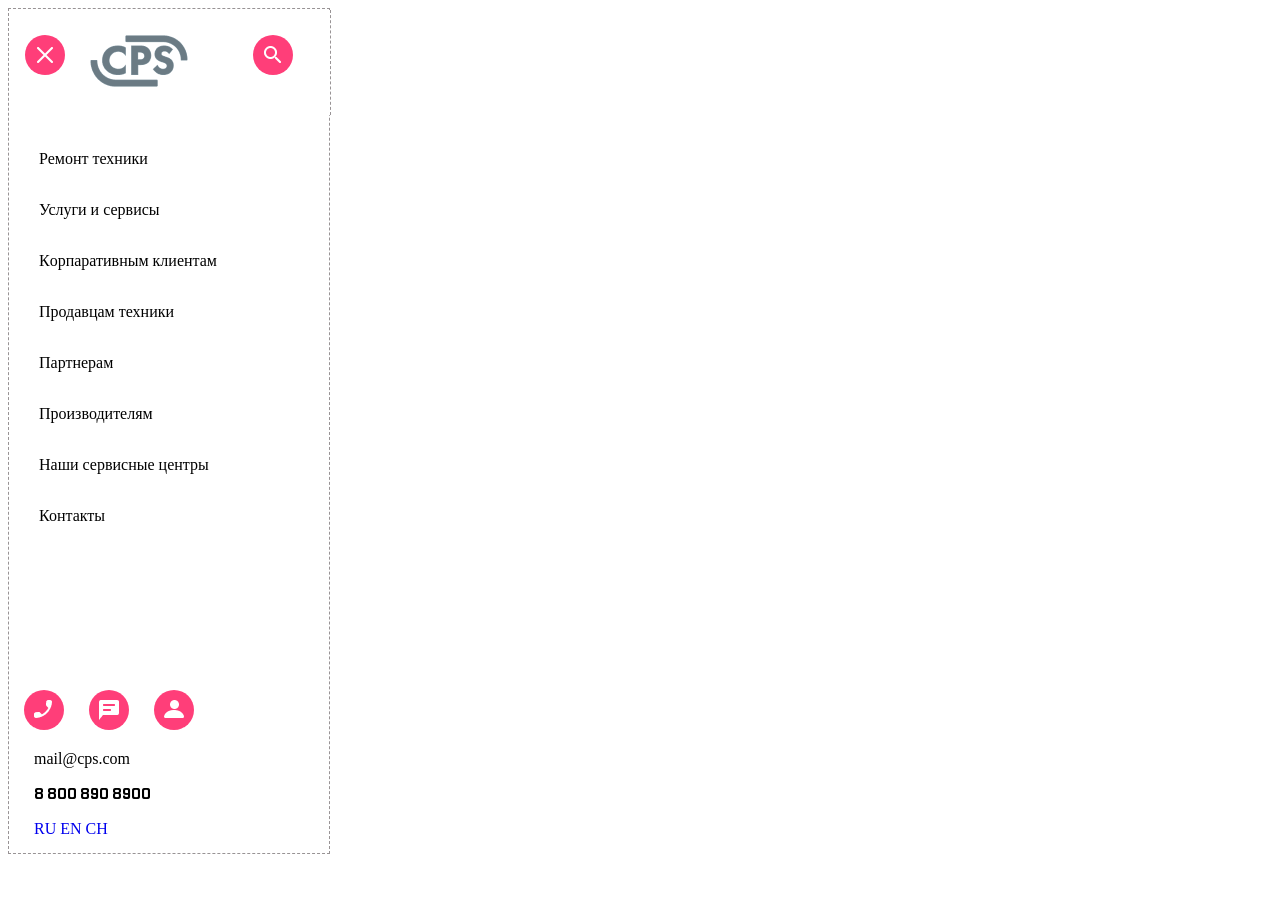
<file: index.html>
<!DOCTYPE html>
<html lang="en">
<head>
    <meta charset="UTF-8">
    <meta name="viewport" content="width=device-width, initial-scale=1.0">
    <link rel="stylesheet" href="./css/aside_style.css">
    <title>Aside_menu</title>
</head>
<body class="border">
    <main class="main">

        <nav class="nav">
            <ul class="nav__ul">
                <li class="nav__li border"><a href="#" class="nav__a close"><img  class="nav__img hidden" src="./img/menu_logo/icon_x.png" alt=""></a></li>
                <li class="nav__li border"><a href="#" class="nav__a logo"> <img  class="nav__img hidden" alt=""></a></li>
                <li class="nav__li border"><a href="#" class="nav__a search"><img class="nav__img hidden" src="./img/menu_logo/icon_search.png" alt=""></a></li>
            </ul>
        </nav>    
        <div class="menu">
            <ul class="menu__ul">
                <li class="menu__ul__li border"><a href="#" class="menu-ul__a">Ремонт техники</a></li>
                <li class="menu__ul__li border"><a href="#" class="menu-ul__a">Услуги и сервисы</a></li>
                <li class="menu__ul__li border"><a href="#" class="menu-ul__a">Кoрпаративным клиентам</a></li>
                <li class="menu__ul__li border"><a href="#" class="menu-ul__a">Продавцам техники</a></li>
                <li class="menu__ul__li border"><a href="#" class="menu-ul__a">Партнерам</a></li>
                <li class="menu__ul__li border"><a href="#" class="menu-ul__a">Производителям</a></li>
                <li class="menu__ul__li border"><a href="#" class="menu-ul__a">Hаши сервисные центры</a></li>
                <li class="menu__ul__li border"><a href="#" class="menu-ul__a">Контакты</a></li>
            </ul>
        </div>
        <div class="none-div"></div>
        <section class="other-menu">
            <div class="menu-div">
                <a href="#" class="menu-div__a phone"><img class="menu-div__img" src="./img/menu_logo/icon_phone.png" alt=""></a>
                <a href="#" class="menu-div__a message"><img class="menu-div__img" src="./img/menu_logo/icon_message.png" alt=""></a>
                <a href="#" class="menu-div__a people"><img class="menu-div__img" src="./img/menu_logo/icon_people.png" alt=""></a>
            </div>
            <div class="div-menu mail">
                <span class="div-menu__span"><a href="mailto:mail@cps.com" class="span__email">mail@cps.com</a></span>
            </div>
            <div class="div-menu span__phone">
                <span class="div-menu__span"><a href="tel:+78008908900" class="span__phone">8 800 890 8900</a></span>
            </div>
            <div class="div-menu lang">
                <span class="div-menu__span">
                <a href="#" class="div-lang__a">RU</a>
                <a href="#" class="div-lang__a">EN</a>
                <a href="#" class="div-lang__a">CH</a>
                </span>
            </div>
        </section>
    </main>
</body>
</html>
</file>
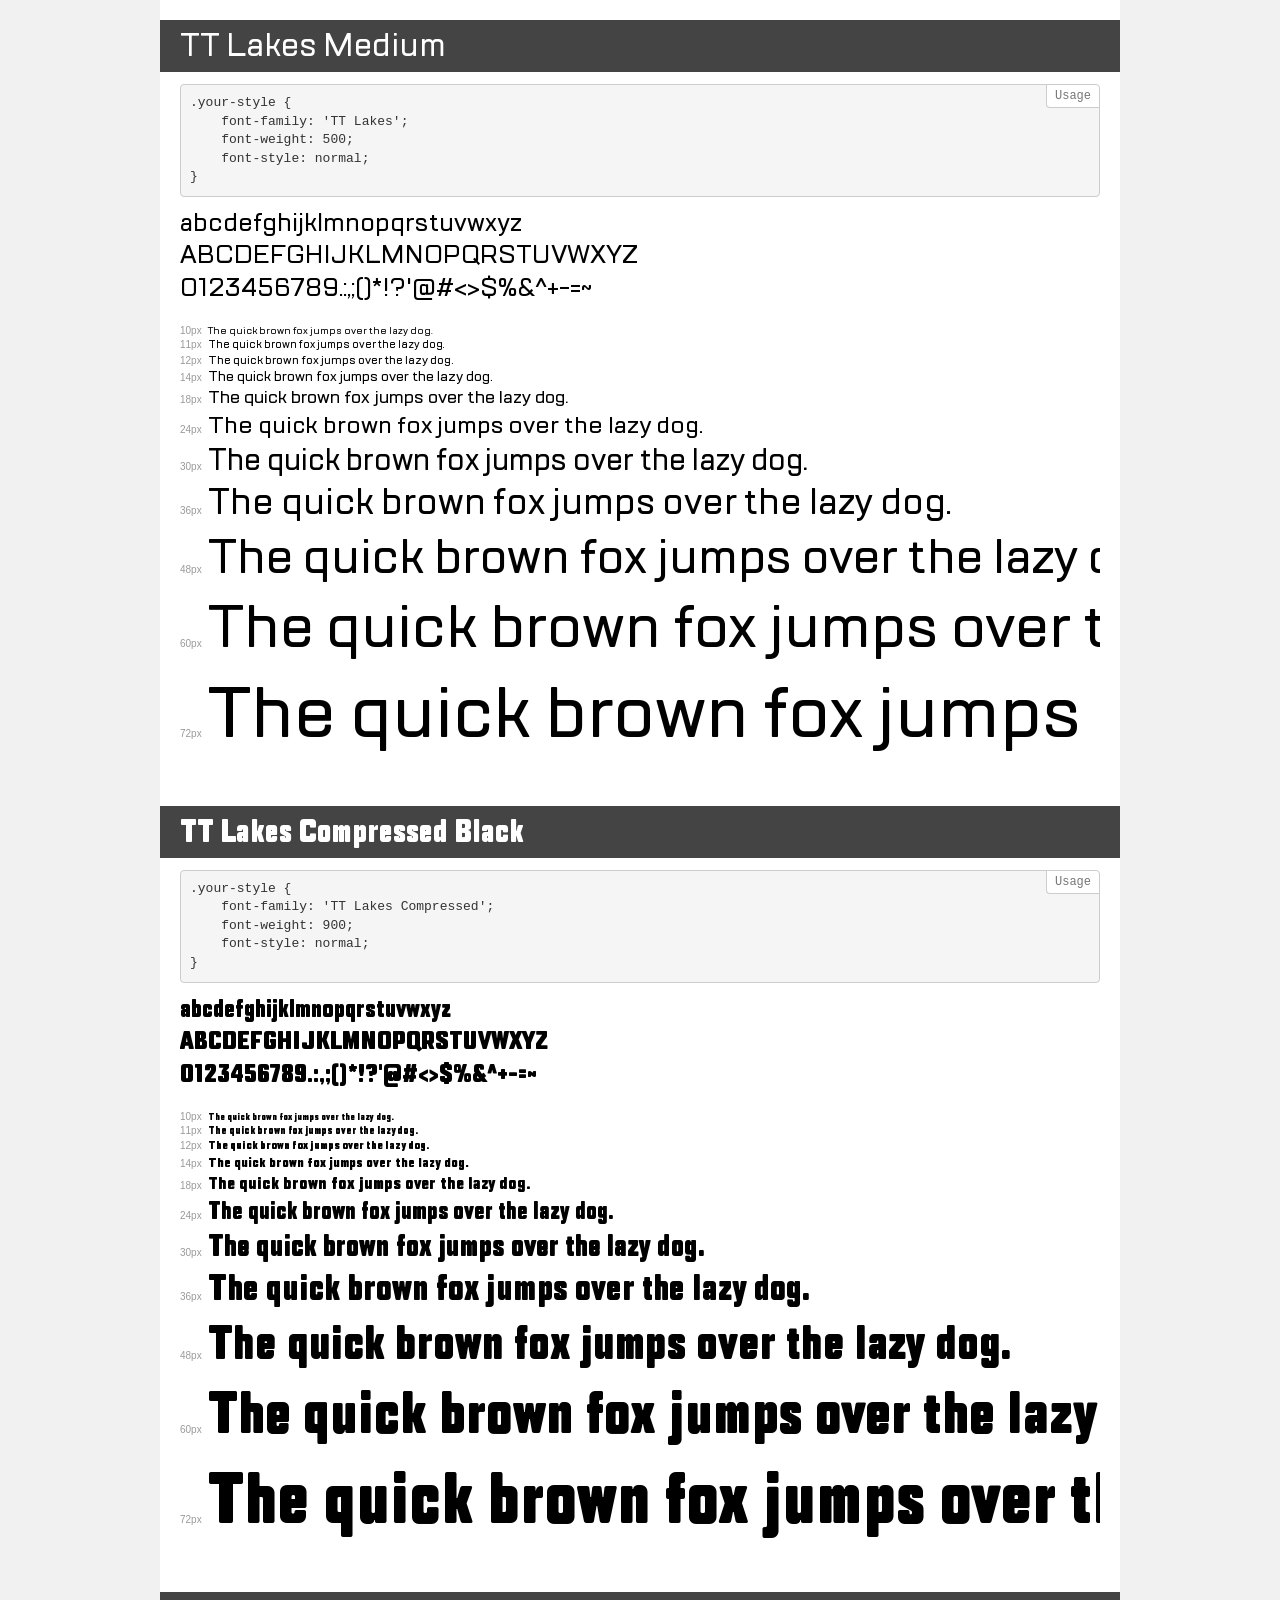
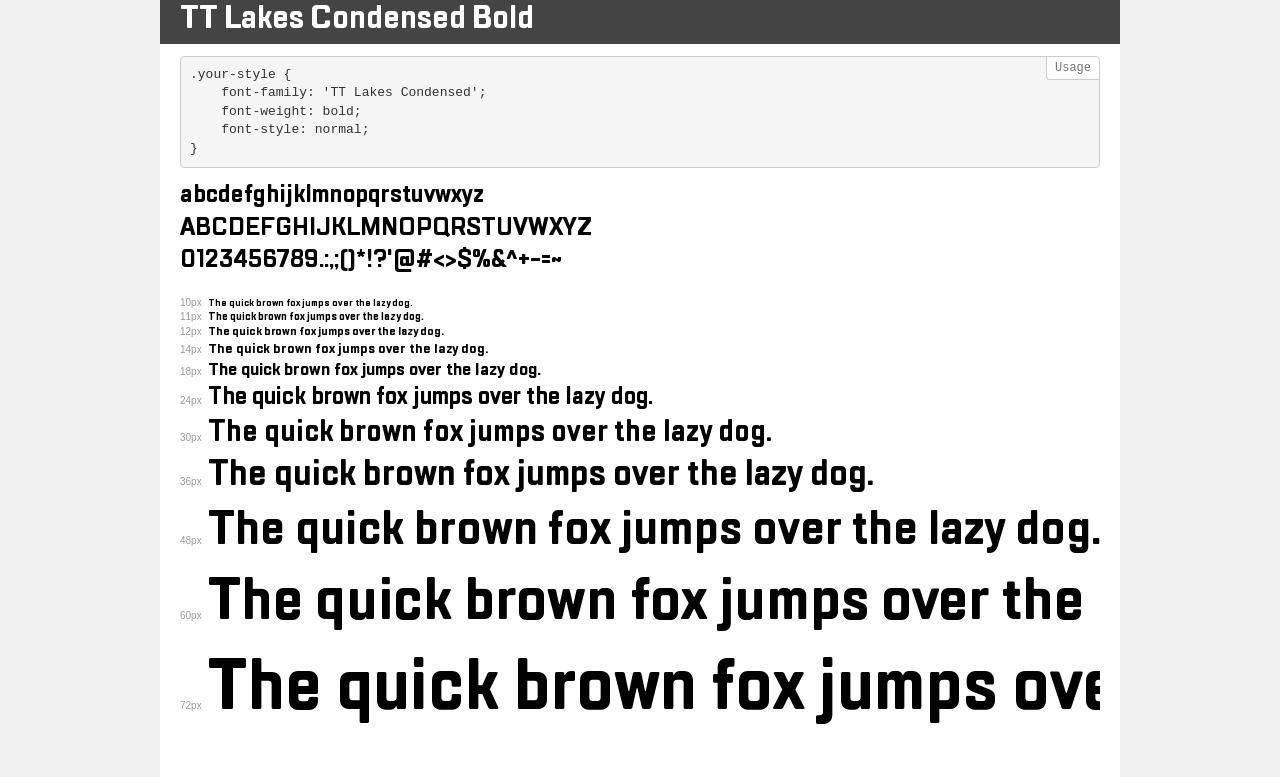
<file: fonts/font/demo.html>
<!DOCTYPE html>
<html>
<head>
    <meta charset="utf-8">
    <meta http-equiv="X-UA-Compatible" content="IE=edge">
    <meta name="viewport" content="width=device-width, initial-scale=1">
    <meta name="robots" content="noindex, noarchive">
    <meta name="format-detection" content="telephone=no">
    <title>Transfonter demo</title>
    <link href="stylesheet.css" rel="stylesheet">
    <style>
        /*
        http://meyerweb.com/eric/tools/css/reset/
        v2.0 | 20110126
        License: none (public domain)
        */
        html, body, div, span, applet, object, iframe,
        h1, h2, h3, h4, h5, h6, p, blockquote, pre,
        a, abbr, acronym, address, big, cite, code,
        del, dfn, em, img, ins, kbd, q, s, samp,
        small, strike, strong, sub, sup, tt, var,
        b, u, i, center,
        dl, dt, dd, ol, ul, li,
        fieldset, form, label, legend,
        table, caption, tbody, tfoot, thead, tr, th, td,
        article, aside, canvas, details, embed,
        figure, figcaption, footer, header, hgroup,
        menu, nav, output, ruby, section, summary,
        time, mark, audio, video {
            margin: 0;
            padding: 0;
            border: 0;
            font-size: 100%;
            font: inherit;
            vertical-align: baseline;
        }
        /* HTML5 display-role reset for older browsers */
        article, aside, details, figcaption, figure,
        footer, header, hgroup, menu, nav, section {
            display: block;
        }
        body {
            line-height: 1;
        }
        ol, ul {
            list-style: none;
        }
        blockquote, q {
            quotes: none;
        }
        blockquote:before, blockquote:after,
        q:before, q:after {
            content: '';
            content: none;
        }
        table {
            border-collapse: collapse;
            border-spacing: 0;
        }
        /* common styles */
        body {
            background: #f1f1f1;
            color: #000;
        }
        .page {
            background: #fff;
            width: 920px;
            margin: 0 auto;
            padding: 20px 20px 0 20px;
            overflow: hidden;
        }
        .font-container {
            overflow-x: auto;
            overflow-y: hidden;
            margin-bottom: 40px;
            line-height: 1.3;
            white-space: nowrap;
            padding-bottom: 5px;
        }
        h1 {
            position: relative;
            background: #444;
            font-size: 32px;
            color: #fff;
            padding: 10px 20px;
            margin: 0 -20px 12px -20px;
        }
        .letters {
            font-size: 25px;
            margin-bottom: 20px;
        }
        .s10:before {
            content: '10px';
        }
        .s11:before {
            content: '11px';
        }
        .s12:before {
            content: '12px';
        }
        .s14:before {
            content: '14px';
        }
        .s18:before {
            content: '18px';
        }
        .s24:before {
            content: '24px';
        }
        .s30:before {
            content: '30px';
        }
        .s36:before {
            content: '36px';
        }
        .s48:before {
            content: '48px';
        }
        .s60:before {
            content: '60px';
        }
        .s72:before {
            content: '72px';
        }
        .s10:before, .s11:before, .s12:before, .s14:before,
        .s18:before, .s24:before, .s30:before, .s36:before,
        .s48:before, .s60:before, .s72:before {
            font-family: Arial, sans-serif;
            font-size: 10px;
            font-weight: normal;
            font-style: normal;
            color: #999;
            padding-right: 6px;
        }
        pre {
            display: block;
            position: relative;
            padding: 9px;
            margin: 0 0 10px;
            font-family: Monaco, Menlo, Consolas, "Courier New", monospace !important;
            font-size: 13px;
            line-height: 1.428571429;
            color: #333;
            font-weight: normal !important;
            font-style: normal !important;
            background-color: #f5f5f5;
            border: 1px solid #ccc;
            overflow-x: auto;
            border-radius: 4px;
        }
        pre:after {
            display: block;
            position: absolute;
            right: 0;
            top: 0;
            content: 'Usage';
            line-height: 1;
            padding: 5px 8px;
            font-size: 12px;
            color: #767676;
            background-color: #fff;
            border: 1px solid #ccc;
            border-right: none;
            border-top: none;
            border-radius: 0 4px 0 4px;
            z-index: 10;
        }
        /* responsive */
        @media (max-width: 959px) {
            .page {
                width: auto;
                margin: 0;
            }
        }
    </style>
</head>
<body>
<div class="page">
    <div class="demo" style="font-family: 'TT Lakes'; font-weight: 500; font-style: normal;">
        <h1>TT Lakes Medium</h1>
        <pre>.your-style {
    font-family: 'TT Lakes';
    font-weight: 500;
    font-style: normal;
}</pre>
        <div class="font-container">
            <p class="letters">
                abcdefghijklmnopqrstuvwxyz<br>
ABCDEFGHIJKLMNOPQRSTUVWXYZ<br>
                0123456789.:,;()*!?'@#<>$%&^+-=~
            </p>
            <p class="s10" style="font-size: 10px;">The quick brown fox jumps over the lazy dog.</p>
            <p class="s11" style="font-size: 11px;">The quick brown fox jumps over the lazy dog.</p>
            <p class="s12" style="font-size: 12px;">The quick brown fox jumps over the lazy dog.</p>
            <p class="s14" style="font-size: 14px;">The quick brown fox jumps over the lazy dog.</p>
            <p class="s18" style="font-size: 18px;">The quick brown fox jumps over the lazy dog.</p>
            <p class="s24" style="font-size: 24px;">The quick brown fox jumps over the lazy dog.</p>
            <p class="s30" style="font-size: 30px;">The quick brown fox jumps over the lazy dog.</p>
            <p class="s36" style="font-size: 36px;">The quick brown fox jumps over the lazy dog.</p>
            <p class="s48" style="font-size: 48px;">The quick brown fox jumps over the lazy dog.</p>
            <p class="s60" style="font-size: 60px;">The quick brown fox jumps over the lazy dog.</p>
            <p class="s72" style="font-size: 72px;">The quick brown fox jumps over the lazy dog.</p>
        </div>
    </div>
    <div class="demo" style="font-family: 'TT Lakes Compressed'; font-weight: 900; font-style: normal;">
        <h1>TT Lakes Compressed Black</h1>
        <pre>.your-style {
    font-family: 'TT Lakes Compressed';
    font-weight: 900;
    font-style: normal;
}</pre>
        <div class="font-container">
            <p class="letters">
                abcdefghijklmnopqrstuvwxyz<br>
ABCDEFGHIJKLMNOPQRSTUVWXYZ<br>
                0123456789.:,;()*!?'@#<>$%&^+-=~
            </p>
            <p class="s10" style="font-size: 10px;">The quick brown fox jumps over the lazy dog.</p>
            <p class="s11" style="font-size: 11px;">The quick brown fox jumps over the lazy dog.</p>
            <p class="s12" style="font-size: 12px;">The quick brown fox jumps over the lazy dog.</p>
            <p class="s14" style="font-size: 14px;">The quick brown fox jumps over the lazy dog.</p>
            <p class="s18" style="font-size: 18px;">The quick brown fox jumps over the lazy dog.</p>
            <p class="s24" style="font-size: 24px;">The quick brown fox jumps over the lazy dog.</p>
            <p class="s30" style="font-size: 30px;">The quick brown fox jumps over the lazy dog.</p>
            <p class="s36" style="font-size: 36px;">The quick brown fox jumps over the lazy dog.</p>
            <p class="s48" style="font-size: 48px;">The quick brown fox jumps over the lazy dog.</p>
            <p class="s60" style="font-size: 60px;">The quick brown fox jumps over the lazy dog.</p>
            <p class="s72" style="font-size: 72px;">The quick brown fox jumps over the lazy dog.</p>
        </div>
    </div>
    <div class="demo" style="font-family: 'TT Lakes Condensed'; font-weight: bold; font-style: normal;">
        <h1>TT Lakes Condensed Bold</h1>
        <pre>.your-style {
    font-family: 'TT Lakes Condensed';
    font-weight: bold;
    font-style: normal;
}</pre>
        <div class="font-container">
            <p class="letters">
                abcdefghijklmnopqrstuvwxyz<br>
ABCDEFGHIJKLMNOPQRSTUVWXYZ<br>
                0123456789.:,;()*!?'@#<>$%&^+-=~
            </p>
            <p class="s10" style="font-size: 10px;">The quick brown fox jumps over the lazy dog.</p>
            <p class="s11" style="font-size: 11px;">The quick brown fox jumps over the lazy dog.</p>
            <p class="s12" style="font-size: 12px;">The quick brown fox jumps over the lazy dog.</p>
            <p class="s14" style="font-size: 14px;">The quick brown fox jumps over the lazy dog.</p>
            <p class="s18" style="font-size: 18px;">The quick brown fox jumps over the lazy dog.</p>
            <p class="s24" style="font-size: 24px;">The quick brown fox jumps over the lazy dog.</p>
            <p class="s30" style="font-size: 30px;">The quick brown fox jumps over the lazy dog.</p>
            <p class="s36" style="font-size: 36px;">The quick brown fox jumps over the lazy dog.</p>
            <p class="s48" style="font-size: 48px;">The quick brown fox jumps over the lazy dog.</p>
            <p class="s60" style="font-size: 60px;">The quick brown fox jumps over the lazy dog.</p>
            <p class="s72" style="font-size: 72px;">The quick brown fox jumps over the lazy dog.</p>
        </div>
    </div>
</div>
</body>
</html>
</file>
<file: css/aside_style.css>
@font-face {
    font-family: "TT_medium";
    src: url("./fonts/font/TTLakes-Medium.woff") format("woof");
}

@font-face {
    font-family: "TT_bold";
    src: url(./fonts/font/TTLakesCondensed-Bold.ttf) format("truetype");
}

body {
    position: absolute;
    left: 0;
    top: 0;
    width: 320px;
    height: auto;
    font-family: "TT_medium";
    font-size: 16px;
    border: #989395 dashed 1px;
}

.main {
    width: 320px;
    /* background-color: #989395; */

}
a {
    text-decoration: none;
}

ul {
    list-style: none;
}

.nav__ul {
    width: 100%;
    background-color: white;
    display: flex;
    flex-direction: row;
    justify-content: flex-start;
    padding: 25px 0px 25px 0;
    margin: 1px;
    margin-right: -1px;
    border-right: #989395 dashed 1px;
   
}

.nav__li, .menu-div__a {
    width: 40px;
    height: 40px;
    background-color: #ff3e79;
    border-radius: 50%;
    margin-right: 25px;
    transition: all .3s;
}

.nav__li:first-child {
    margin-left: 15px;
    background-repeat: no-repeat;
    background-position: center center;
    margin-right: auto;
    margin-right: 25px;
}

.nav__li:nth-child(2) {
    background-color: rgba(0, 0, 0, 0);
    width: 98px;
    height: 55px;
    background-repeat: no-repeat;
    border-radius: 0;
    background-image: url("../img/menu_logo/logo_1.png");
}
.nav__li:last-child {
    margin-left: 40px;
    background-repeat: no-repeat;
    background-position: center center;
    top:center;
    left: center;
    margin-right: 15px;
}

.nav__img {
    position: relative;
    top: 3%;
    left: 3%;
    padding: 10px;
    transition: all .3s; 
}
.nav__li:hover, .menu-div__a:hover {
    box-shadow: 2px  8px  5px #696466;
}

 .nav__img:hover {
    transform: rotate(45deg);
}

.nav__li:nth-child(2) {
    box-shadow: none;
    transform: rotate(0deg);
}

.menu__ul {
    padding: 0;
    margin:20px 0 20px 0;
    padding-left: 15px;
}

.menu-ul__a {
    font-family: "TT_medium" "TT_bold";
    display: block;
    padding: 10px 8px;
    margin-top: 3px;
    color: black;
    font-size: 16px;
    transition: all 0.7s;
    padding: auto;
    padding: 15px;
}

    .menu-ul__a:hover::before {
        content: "";
        width: 6px;
        height: 20px;
        border-top-right-radius: 6px;
        border-bottom-right-radius: 6px;
        background-color: #41F6D7;
        position: absolute;
        left: 10px;
}

.menu-ul__a:hover {
    text-shadow: .1px  0px  #989395; 
    padding-left: 10px 8px  0px 25px;
    margin: 0;
    color: #989395;
    font-size: larger;
}

.none-div {
    margin-bottom: 150px;
}

.menu-div {
    display: flex;
    margin: 0 0 20px 15px;
    padding: 0;
 }

.menu-div__a {
    position: relative;
}
.menu-div__img {
    transition: all .5s;    
    position: absolute;
    padding: 15px;
    top: -5px;
    left: -5px;
}

.menu-div__img:hover {
    transform: scale(1.2);
}

.div-menu {
   margin: 15px 15px; 
}
.div-menu__span {
    padding: 5px 10px;
}

.span__phone {
    font-family: "TT_bold";
    text-decoration: black;
}

.span__phone, .span__email {
    color: black;
}

.div-lang__a:hover {
    transition: all .5;
    text-shadow: #989395 2px 1px 1px;
}
</file>
<file: fonts/font/stylesheet.css>
@font-face {
    font-family: 'TT Lakes';
    src: url('TTLakes-Medium.eot');
    src: local('TT Lakes Medium'), local('TTLakes-Medium'),
        url('TTLakes-Medium.eot?#iefix') format('embedded-opentype'),
        url('TTLakes-Medium.woff2') format('woff2'),
        url('TTLakes-Medium.woff') format('woff'),
        url('TTLakes-Medium.ttf') format('truetype');
    font-weight: 500;
    font-style: normal;
}

@font-face {
    font-family: 'TT Lakes Compressed';
    src: url('TTLakesCompressed-Black.eot');
    src: local('TT Lakes Compressed Black'), local('TTLakesCompressed-Black'),
        url('TTLakesCompressed-Black.eot?#iefix') format('embedded-opentype'),
        url('TTLakesCompressed-Black.woff2') format('woff2'),
        url('TTLakesCompressed-Black.woff') format('woff'),
        url('TTLakesCompressed-Black.ttf') format('truetype');
    font-weight: 900;
    font-style: normal;
}

@font-face {
    font-family: 'TT Lakes Condensed';
    src: url('TTLakesCondensed-Bold.eot');
    src: local('TT Lakes Condensed Bold'), local('TTLakesCondensed-Bold'),
        url('TTLakesCondensed-Bold.eot?#iefix') format('embedded-opentype'),
        url('TTLakesCondensed-Bold.woff2') format('woff2'),
        url('TTLakesCondensed-Bold.woff') format('woff'),
        url('TTLakesCondensed-Bold.ttf') format('truetype');
    font-weight: bold;
    font-style: normal;
}
</file>
